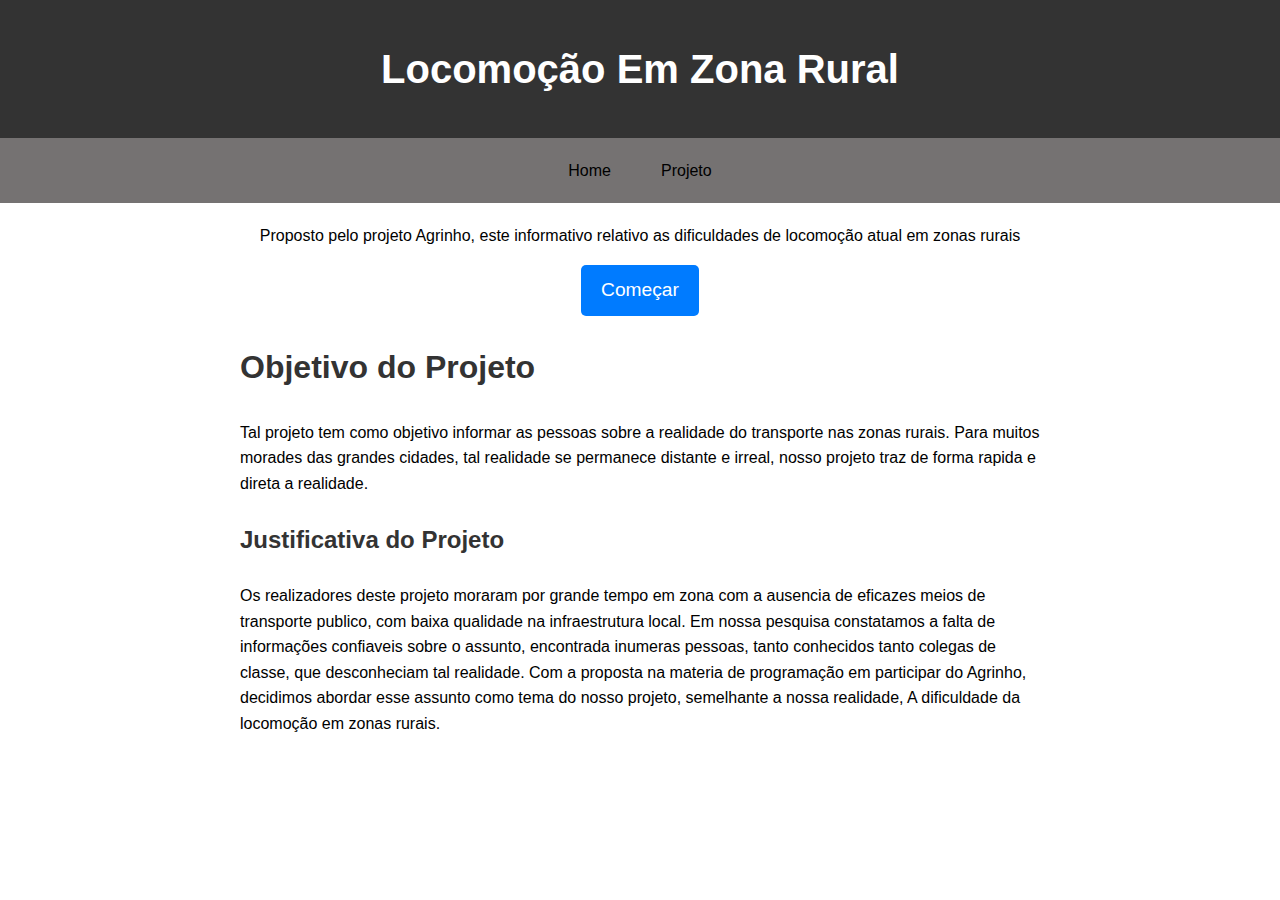
<file: index.html>
<!DOCTYPE html>
<html lang="pt-BR">
<head>
  <meta charset="UTF-8">
  <meta name="viewport" content="width=device-width, initial-scale=1.0">
  <link rel="stylesheet" href="styles.css">
  <title>Projeto</title>
</head>
<body>
  <header>
    <h1>Locomoção Em Zona Rural</h1>
  </header>
  <nav>
    <ul>
      <li><a href="inicio.html">Home</a></li>
      <li>
        <a href="#">Projeto</a>
        <ul>
          <li><a href="inicio.html">Linhas Interpretativas</a></li>
          <li><a href="ruas.html">Destrinchamento estrada</a></li>
          <li><a href="transporte.html">Destrinchamento onibus</a></li>
        </ul>
      </li>
    </ul>
  </nav>
  <div class="container">
    <section class="intro">
      <p>Proposto pelo projeto Agrinho, este informativo relativo as dificuldades de locomoção atual em zonas rurais</p>
      <a href="inicio.html" class="btn-start">Começar</a>
    </section>
    <section>
      <h2>Objetivo do Projeto</h2>
      <p>Tal projeto tem como objetivo informar as pessoas sobre a realidade do transporte nas zonas rurais. Para muitos morades das grandes cidades, tal realidade se permanece distante e irreal, nosso projeto traz de forma rapida e direta a realidade.</p>
    </section>
    <section>
      <h3>Justificativa do Projeto</h3>
      <p>Os realizadores deste projeto moraram por grande tempo em zona com a ausencia de eficazes meios de transporte publico, com baixa qualidade na infraestrutura local. Em nossa pesquisa constatamos a falta de informações confiaveis sobre o assunto, encontrada inumeras pessoas, tanto conhecidos tanto colegas de classe, que desconheciam tal realidade. Com a proposta na materia de programação em participar do Agrinho, decidimos abordar esse assunto como tema do nosso projeto, semelhante a nossa realidade, A dificuldade da locomoção em zonas rurais.</p>
    </section>
  </div>
</body>
</html>
</file>
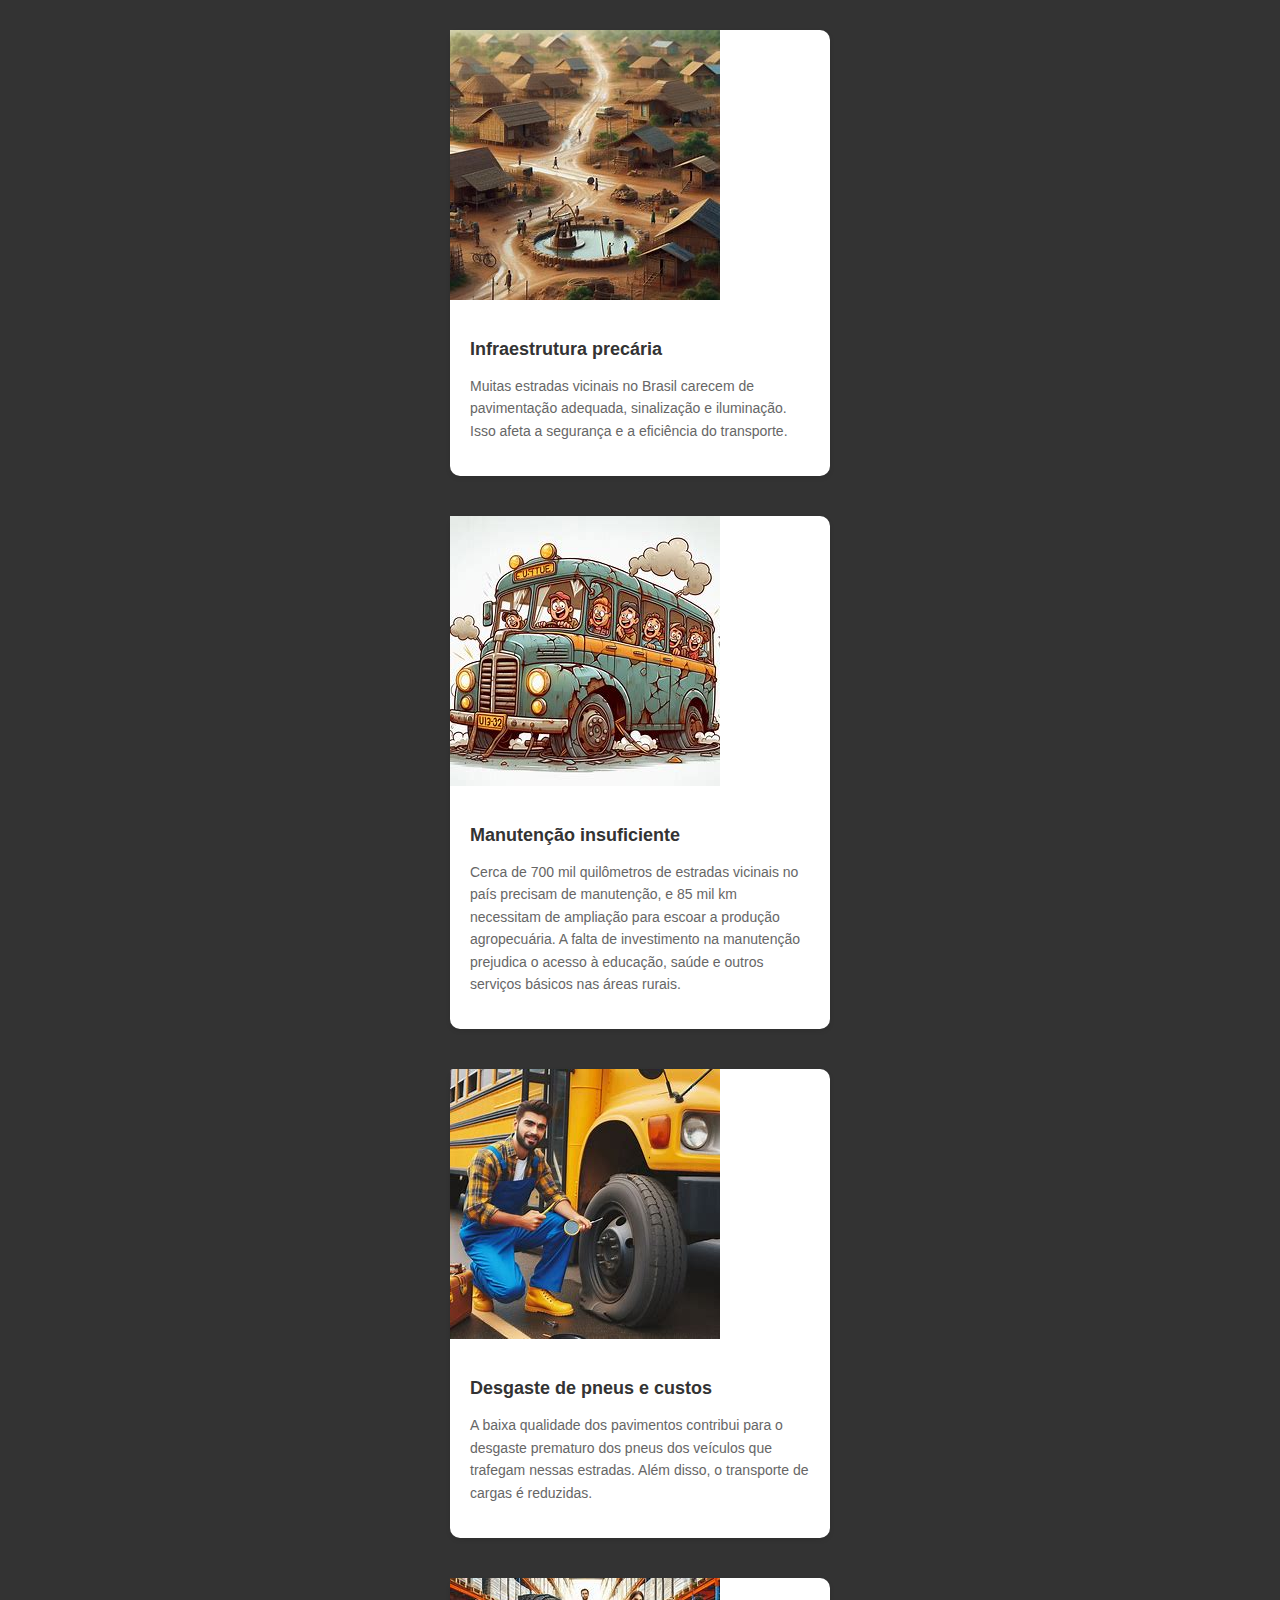
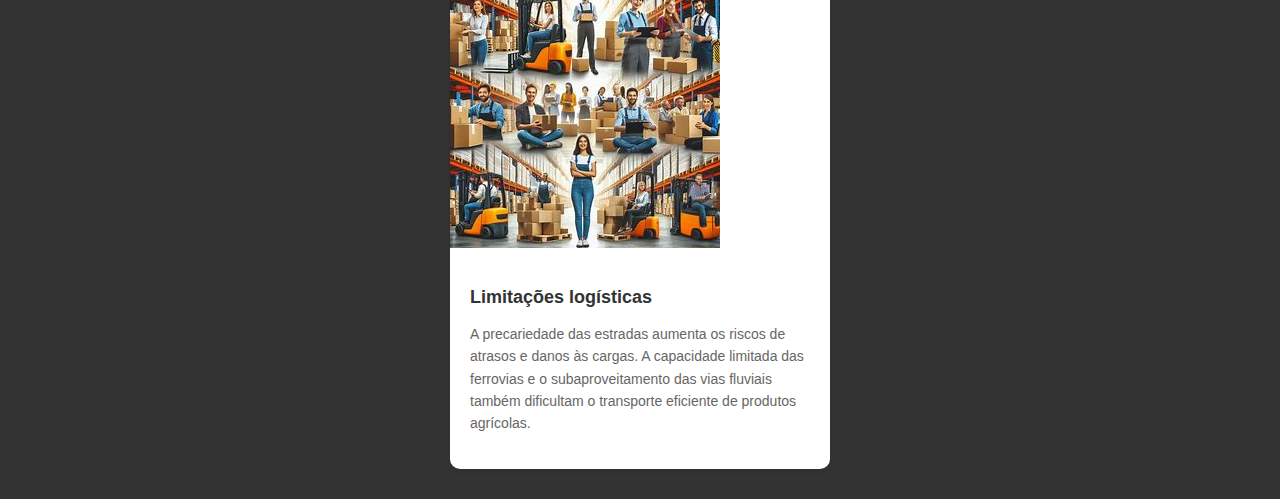
<file: DesafioDaRua.html>
<!DOCTYPE html>
<html lang="pt">
<head>
<meta charset="UTF-8">
<meta name="viewport" content="width=device-width, initial-scale=1.0">
<link rel="stylesheet" href="style.css">
<title>DesaRua</title>
</head>
<body>
     <div class="card-container">
        <!-- Card 1 -->
        <div class="card">
          <img src="InfraLimi.jpg" alt="#">
          <div class="card-content">
            <h2 class="card-title">Infraestrutura precária</h2>
            <p class="card-text">Muitas estradas vicinais no Brasil carecem de pavimentação adequada, sinalização e iluminação. Isso afeta a segurança e a eficiência do transporte.</p>
          </div>
        </div>
        
        <!-- Card 2 -->
        <div class="card">
          <img src="BusBad.jpg" alt="#">
          <div class="card-content">
            <h2 class="card-title">Manutenção insuficiente</h2>
            <p class="card-text">Cerca de 700 mil quilômetros de estradas vicinais no país precisam de manutenção, e 85 mil km necessitam de ampliação para escoar a produção agropecuária. A falta de investimento na manutenção prejudica o acesso à educação, saúde e outros serviços básicos nas áreas rurais.</p>
          </div>
        </div>

        <!-- Card 3 -->
        <div class="card">
          <img src="PneuFurado.jpg" alt="#">
          <div class="card-content">
            <h2 class="card-title">Desgaste de pneus e custos</h2>
            <p class="card-text">A baixa qualidade dos pavimentos contribui para o desgaste prematuro dos pneus dos veículos que trafegam nessas estradas. Além disso, o transporte de cargas é reduzidas.</p>
          </div>
        </div>

        <!-- Card 4 -->
        <div class="card">
          <img src="Logi.jpg" alt="#">
          <div class="card-content">
            <h2 class="card-title">Limitações logísticas</h2>
            <p class="card-text">A precariedade das estradas aumenta os riscos de atrasos e danos às cargas. A capacidade limitada das ferrovias e o subaproveitamento das vias fluviais também dificultam o transporte eficiente de produtos agrícolas.</p>
          </div>
        </div>
      
    </div>
</body>
</html>
</file>
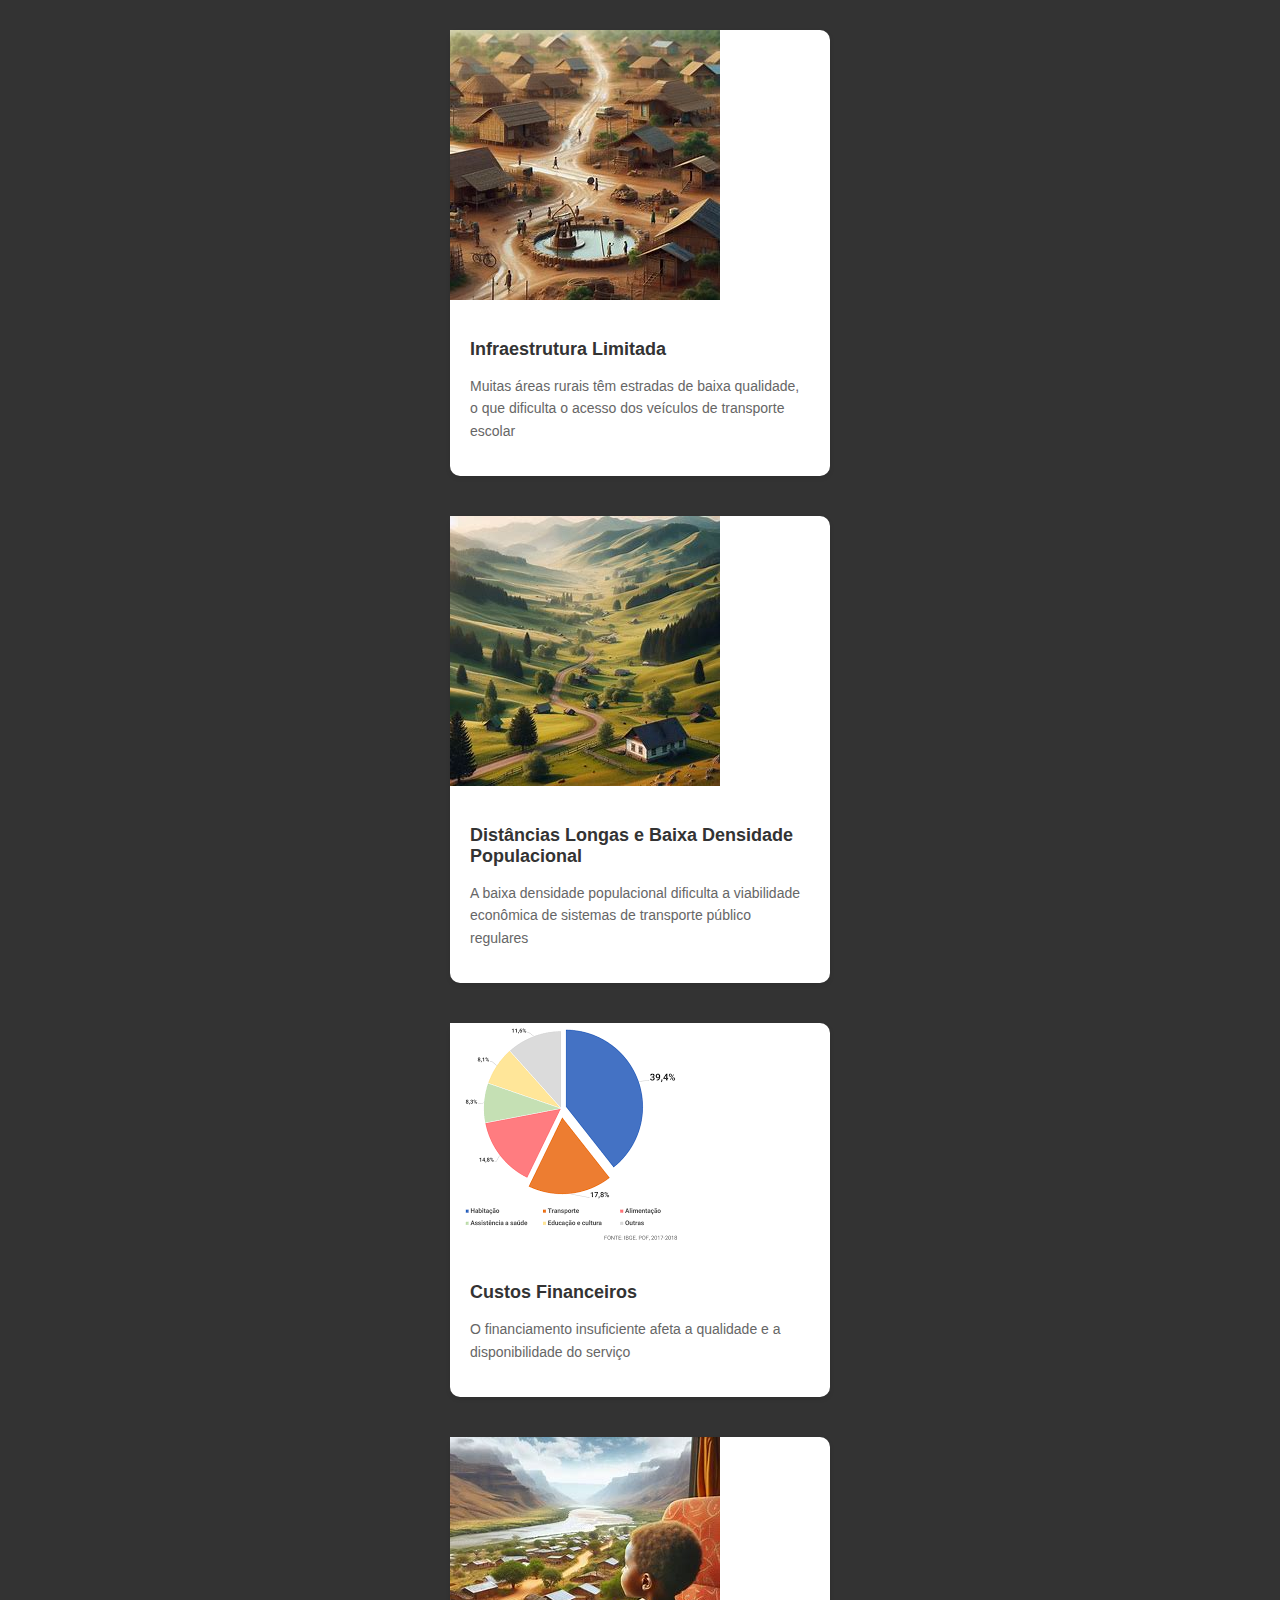
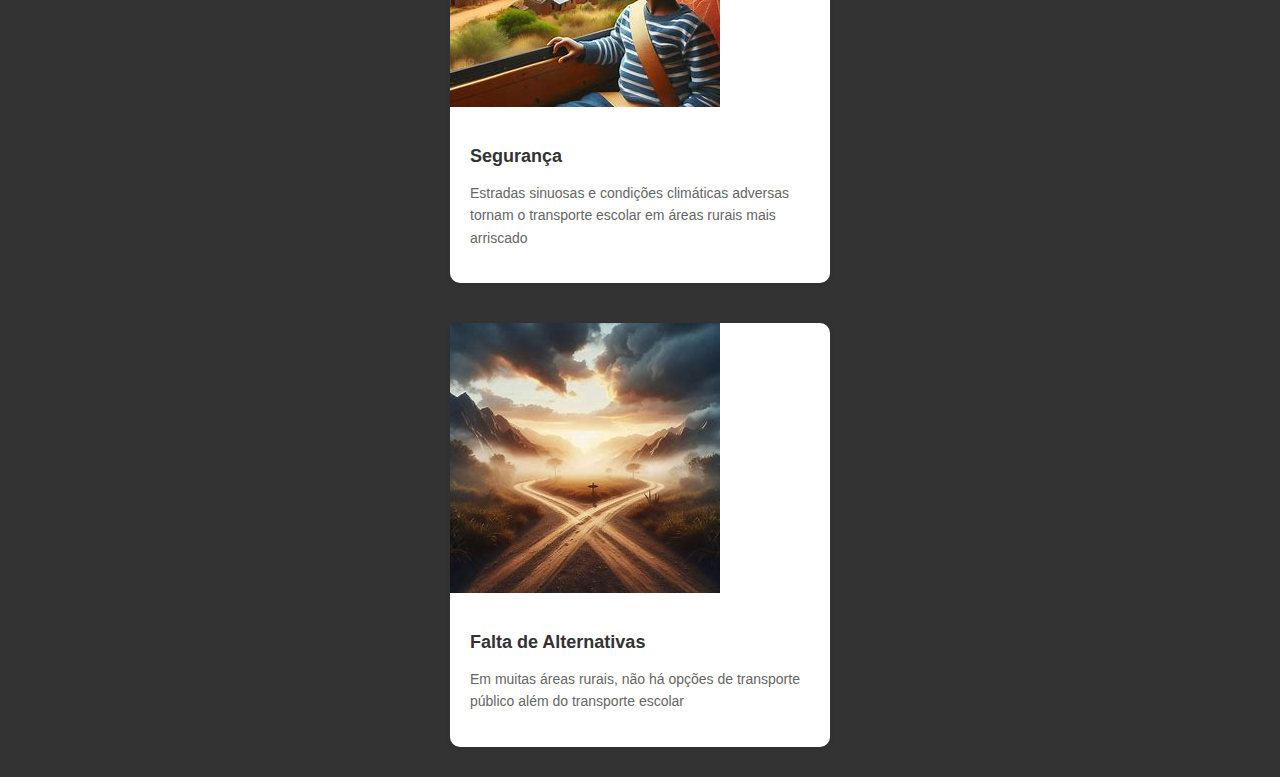
<file: DesafiosDoTransporte.html>
<!DOCTYPE html>
<html lang="pt">
<head>
<meta charset="UTF-8">
<meta name="viewport" content="width=device-width, initial-scale=1.0">
<link rel="stylesheet" href="style.css">
<title>ruas</title>
</head>
<body>
     <div class="card-container">
        <!-- Card 1 -->
        <div class="card">
          <img src="InfraLimi.jpg" alt="#">
          <div class="card-content">
            <h2 class="card-title">Infraestrutura Limitada</h2>
            <p class="card-text">Muitas áreas rurais têm estradas de baixa qualidade, o que dificulta o acesso dos veículos de transporte escolar</p>
          </div>
        </div>
        
        <!-- Card 2 -->
        <div class="card">
          <img src="LongVazio.jpg" alt="#">
          <div class="card-content">
            <h2 class="card-title">Distâncias Longas e Baixa Densidade Populacional</h2>
            <p class="card-text">A baixa densidade populacional dificulta a viabilidade econômica de sistemas de transporte público regulares</p>
          </div>
        </div>

        <!-- Card 3 -->
        <div class="card">
            <img src="Finan.png" alt="#">
            <div class="card-content">
              <h2 class="card-title">Custos Financeiros</h2>
              <p class="card-text">O financiamento insuficiente afeta a qualidade e a disponibilidade do serviço</p>
            </div>
          </div>

          <!-- Card 4 -->
        <div class="card">
            <img src="SegOni.jpg" alt="#">
            <div class="card-content">
              <h2 class="card-title">Segurança</h2>
              <p class="card-text">Estradas sinuosas e condições climáticas adversas tornam o transporte escolar em áreas rurais mais arriscado</p>
            </div>
          </div>

          <!-- Card 5 -->
        <div class="card">
            <img src="fim da linha.jpg" alt="#">
            <div class="card-content">
              <h2 class="card-title">Falta de Alternativas</h2>
              <p class="card-text">Em muitas áreas rurais, não há opções de transporte público além do transporte escolar</p>
            </div>
          </div>
      
    </div>
</body>
</html>
</file>
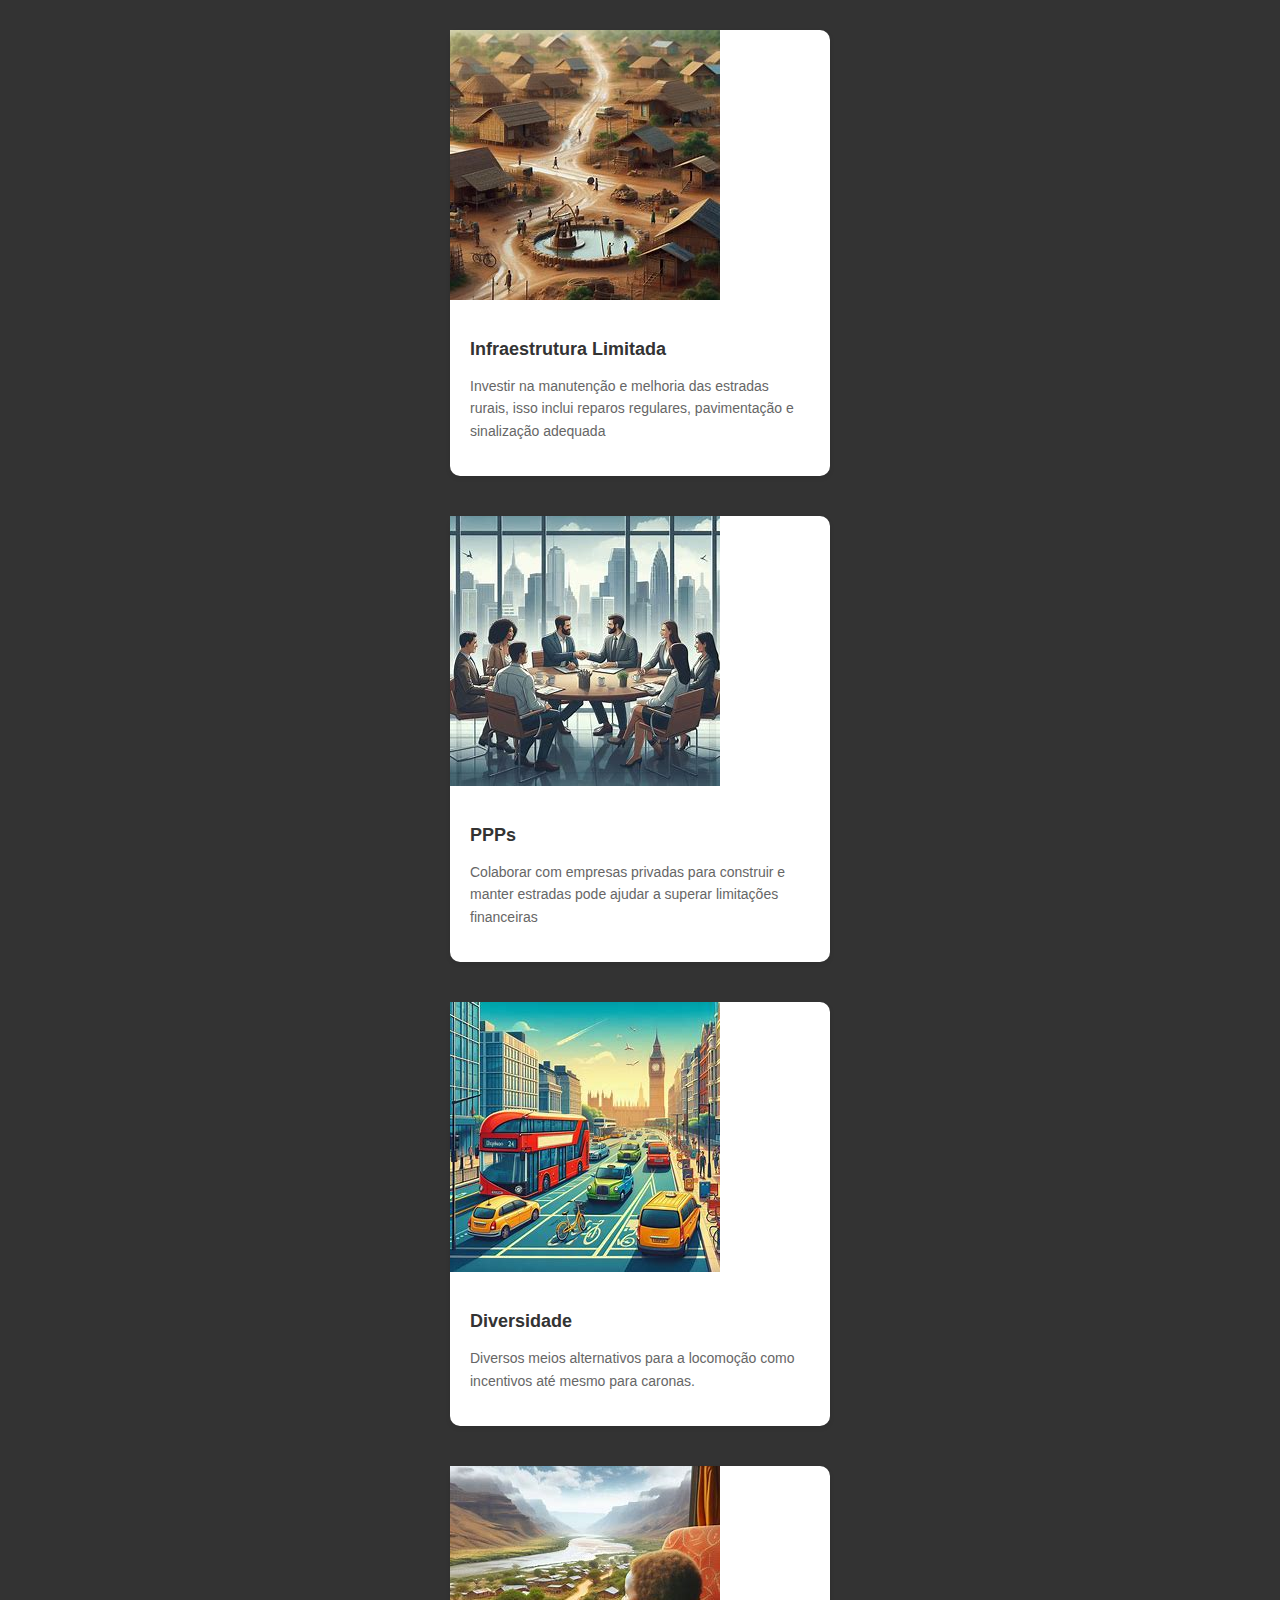
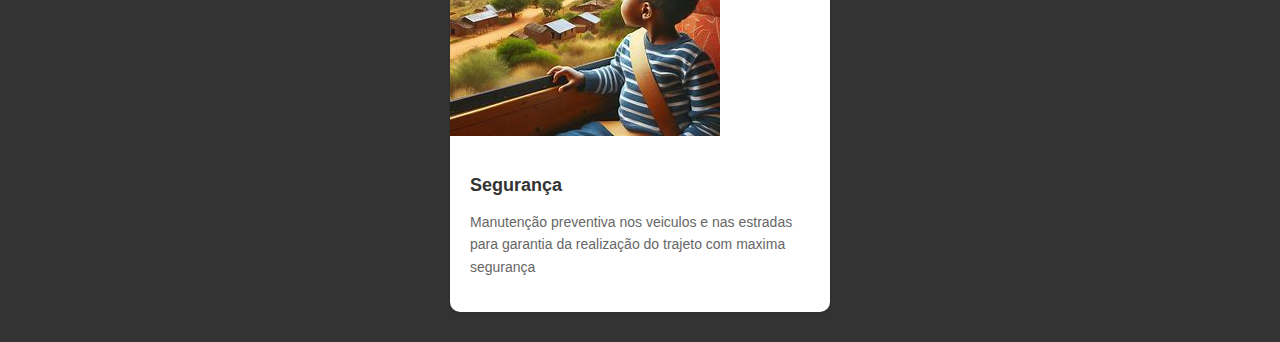
<file: ideal.html>
<!DOCTYPE html>
<html lang="pt">
<head>
<meta charset="UTF-8">
<meta name="viewport" content="width=device-width, initial-scale=1.0">
<link rel="stylesheet" href="style.css">
<title>ruas</title>
</head>
<body>
     <div class="card-container">
        <!-- Card 1 -->
        <div class="card">
          <img src="InfraLimi.jpg" alt="#">
          <div class="card-content">
            <h2 class="card-title">Infraestrutura Limitada</h2>
            <p class="card-text"> Investir na manutenção e melhoria das estradas rurais, isso inclui reparos regulares, pavimentação e sinalização adequada</p>
          </div>
        </div>
        
        <!-- Card 2 -->
        <div class="card">
          <img src="PPPs.jpg" alt="#">
          <div class="card-content">
            <h2 class="card-title"> PPPs</h2>
            <p class="card-text">Colaborar com empresas privadas para construir e manter estradas pode ajudar a superar limitações financeiras</p>
          </div>
        </div>

        <!-- Card 3 -->
        <div class="card">
          <img src="DiversidadeTransporte.jpg" alt="#">
          <div class="card-content">
            <h2 class="card-title">Diversidade</h2>
            <p class="card-text">Diversos meios alternativos para a locomoção como incentivos até mesmo para caronas.</p>
          </div>
        </div>

        <!-- Card 4-->
        <div class="card">
          <img src="SegOni.jpg" alt="#">
          <div class="card-content">
            <h2 class="card-title">Segurança</h2>
            <p class="card-text">Manutenção preventiva nos veiculos e nas estradas para garantia da realização do trajeto com maxima segurança</p>
          </div>
        </div>
      
    </div>
</body>
</html>
</file>
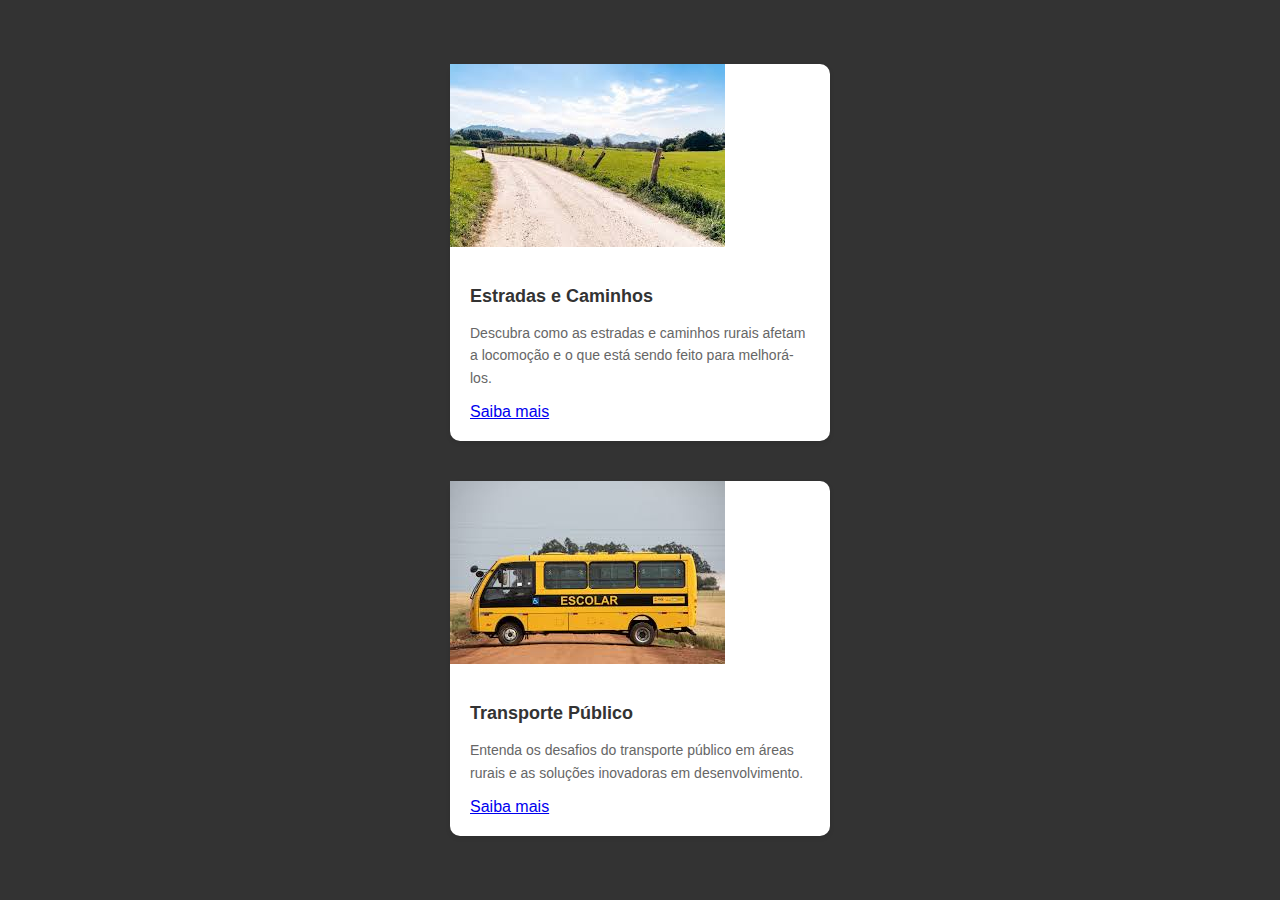
<file: inicio.html>
<!DOCTYPE html>
<html lang="pt">
<head>
<meta charset="UTF-8">
<meta name="viewport" content="width=device-width, initial-scale=1.0">
<link rel="stylesheet" href="style.css">
<title>Locomoção Rural</title>
</head>
<body>

<div class="card-container">
  <!-- Card 1 -->
  <div class="card">
    <img src="estradas.jpg" alt="#">
    <div class="card-content">
      <h2 class="card-title">Estradas e Caminhos</h2>
      <p class="card-text">Descubra como as estradas e caminhos rurais afetam a locomoção e o que está sendo feito para melhorá-los.</p>
      <a href="ruas.html" class="content">Saiba mais</a>
    </div>
  </div>
  
  <!-- Card 2 -->
  <div class="card">
    <img src="transporte.jpg" alt="#">
    <div class="card-content">
      <h2 class="card-title">Transporte Público</h2>
      <p class="card-text">Entenda os desafios do transporte público em áreas rurais e as soluções inovadoras em desenvolvimento.</p>
      <a href="transporte.html" class="content">Saiba mais</a>
    </div>
  </div>
</div>

</body>
</html>
</file>
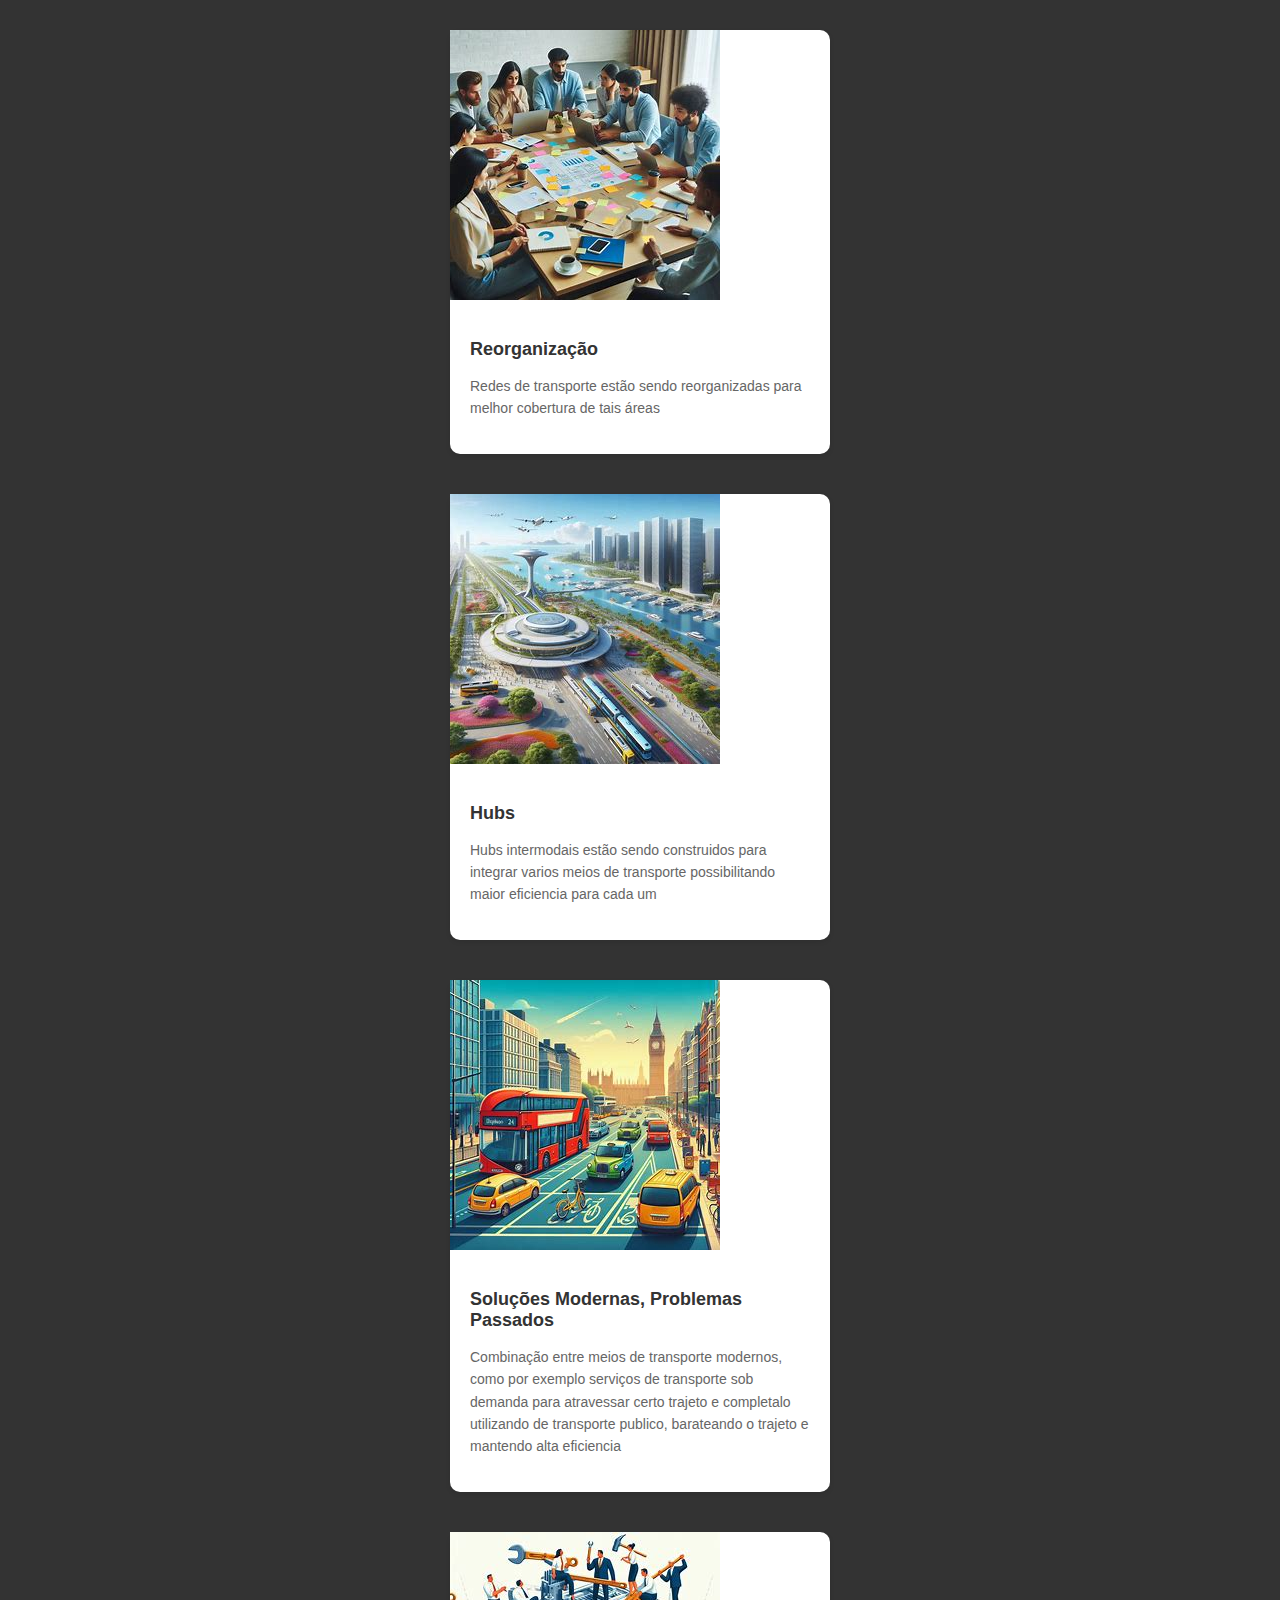
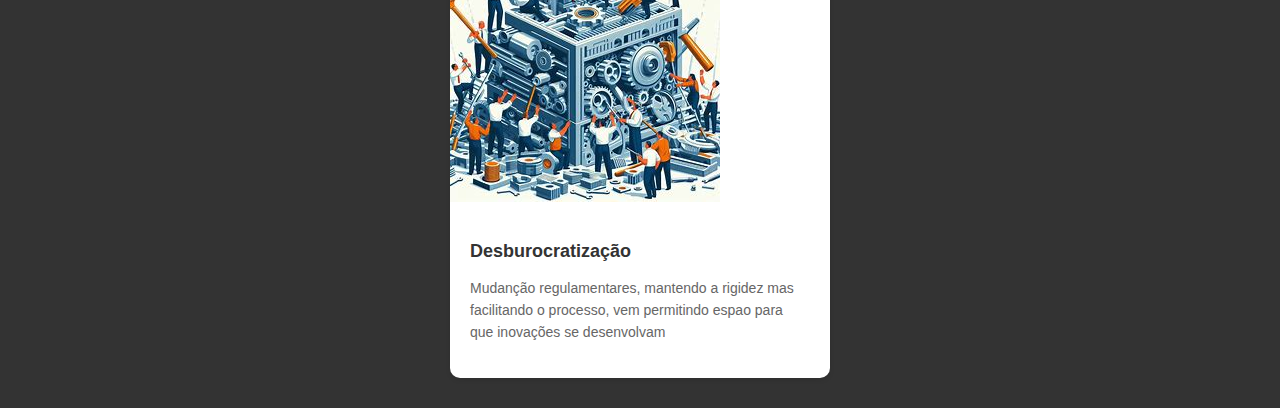
<file: RealBus.html>
<!DOCTYPE html>
<html lang="pt">
<head>
<meta charset="UTF-8">
<meta name="viewport" content="width=device-width, initial-scale=1.0">
<link rel="stylesheet" href="style.css">
<title>ruas</title>
</head>
<body>
     <div class="card-container">
        <!-- Card 1 -->
        <div class="card">
          <img src="reorgui.jpg" alt="#">
          <div class="card-content">
            <h2 class="card-title">Reorganização</h2>
            <p class="card-text">Redes de transporte estão sendo reorganizadas para melhor cobertura de tais áreas</p>
          </div>
        </div>
        
        <!-- Card 2 -->
        <div class="card">
          <img src="HUB.jpg" alt="#">
          <div class="card-content">
            <h2 class="card-title">Hubs</h2>
            <p class="card-text">Hubs intermodais estão sendo construidos para integrar varios meios de transporte possibilitando maior eficiencia para cada um</p>
          </div>
        </div>

        <!-- Card 3 -->
        <div class="card">
          <img src="DiversidadeTransporte.jpg" alt="#">
          <div class="card-content">
            <h2 class="card-title">Soluções Modernas, Problemas Passados</h2>
            <p class="card-text">Combinação entre meios de transporte modernos, como por exemplo serviços de transporte sob demanda para atravessar certo trajeto e completalo utilizando de transporte publico, barateando o trajeto e mantendo alta eficiencia</p>
          </div>
        </div>

        <!-- Card 4 -->
        <div class="card">
          <img src="Desburro.jpeg" alt="#">
          <div class="card-content">
            <h2 class="card-title">Desburocratização</h2>
            <p class="card-text">Mudanção regulamentares, mantendo a rigidez mas facilitando o processo, vem permitindo espao para que inovações se desenvolvam</p>
          </div>
        </div>
      
    </div>
</body>
</html>
</file>
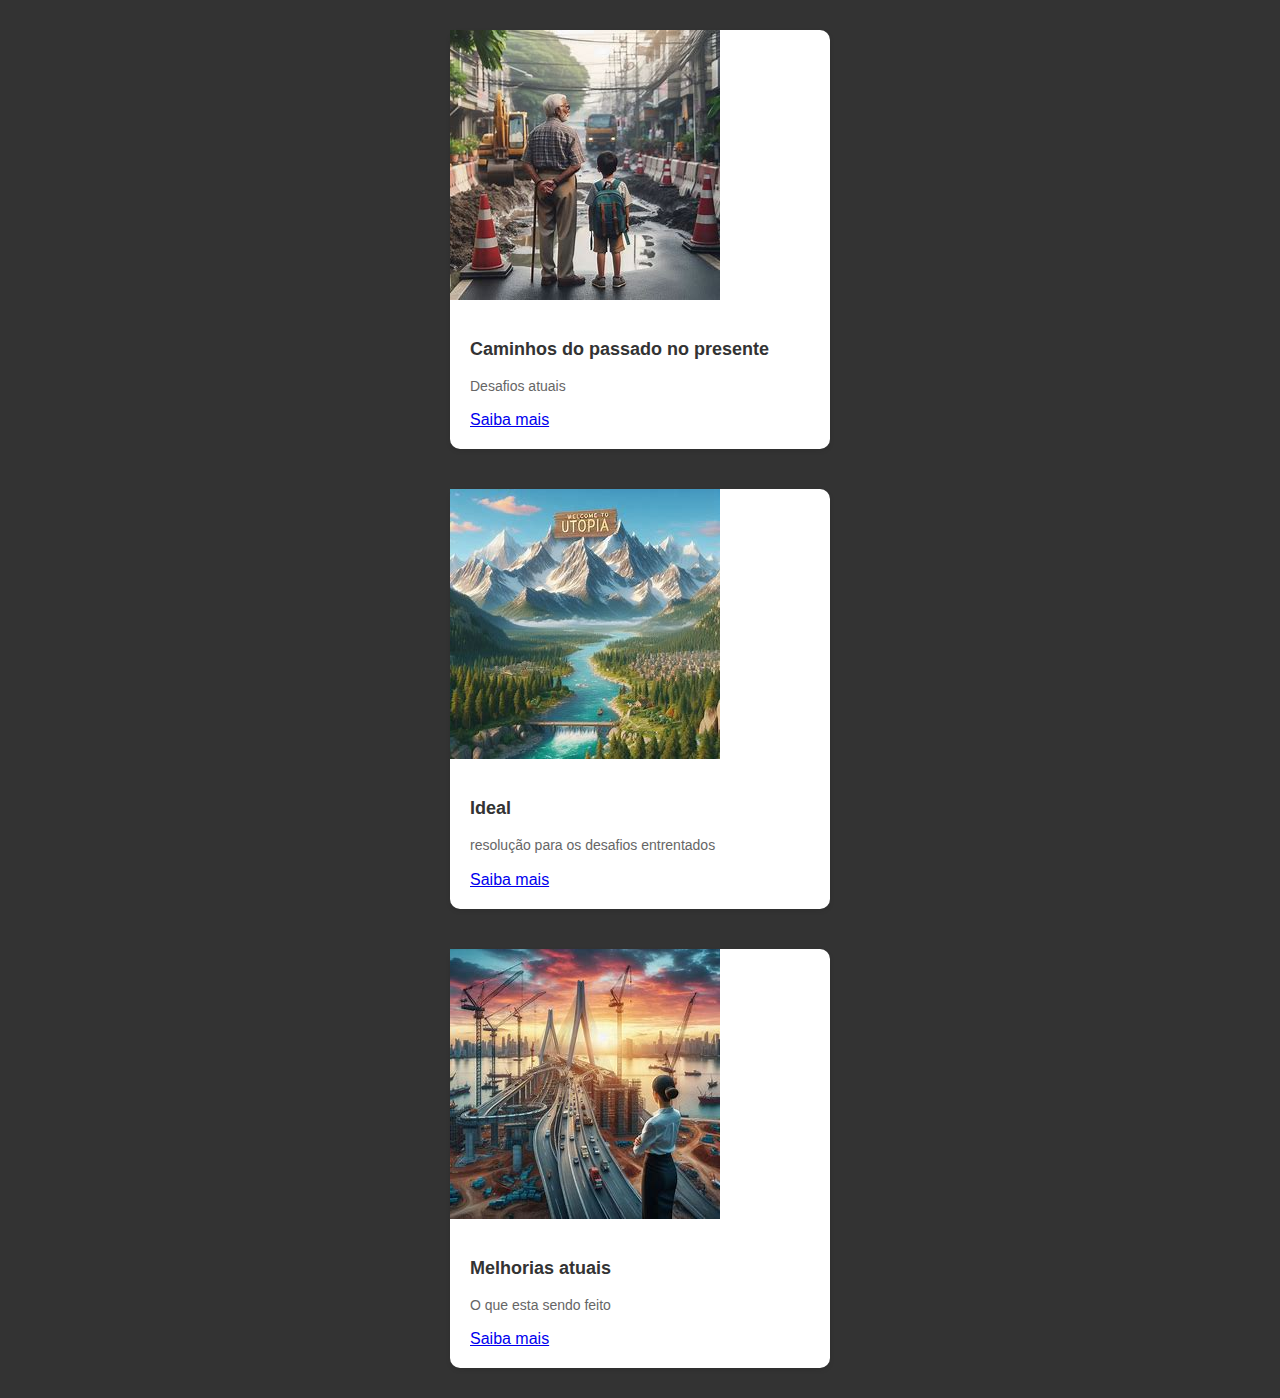
<file: ruas.html>
<!DOCTYPE html>
<html lang="pt">
<head>
<meta charset="UTF-8">
<meta name="viewport" content="width=device-width, initial-scale=1.0">
<link rel="stylesheet" href="style.css">
<title>Destrinchamento</title>
</head>
  <body>
       <div class="card-container">
          <!-- Card 1 -->
          <div class="card">
            <img src="PassadoNoPresente.jpg" alt="#">
            <div class="card-content">
              <h2 class="card-title">Caminhos do passado no presente</h2>
              <p class="card-text">Desafios atuais</p>
              <a href="DesafioDaRua.html" class="#">Saiba mais</a>
            </div>
          </div>
          
          <!-- Card 2 -->
          <div class="card">
            <img src="UTOPIA.jpg" alt="#">
            <div class="card-content">
              <h2 class="card-title">Ideal</h2>
              <p class="card-text">resolução para os desafios entrentados</p>
              <a href="#" class="#">Saiba mais</a>
            </div>
          </div>
          
          <!-- Card 3 -->
          <div class="card">
            <img src="ConstructionFuture.jpg" alt="#">
            <div class="card-content">
              <h2 class="card-title">Melhorias atuais</h2>
              <p class="card-text">O que esta sendo feito</p>
              <a href="#" class="#">Saiba mais</a>
            </div>
          </div>


        
      </div>
  </body>
  </html>
</file>
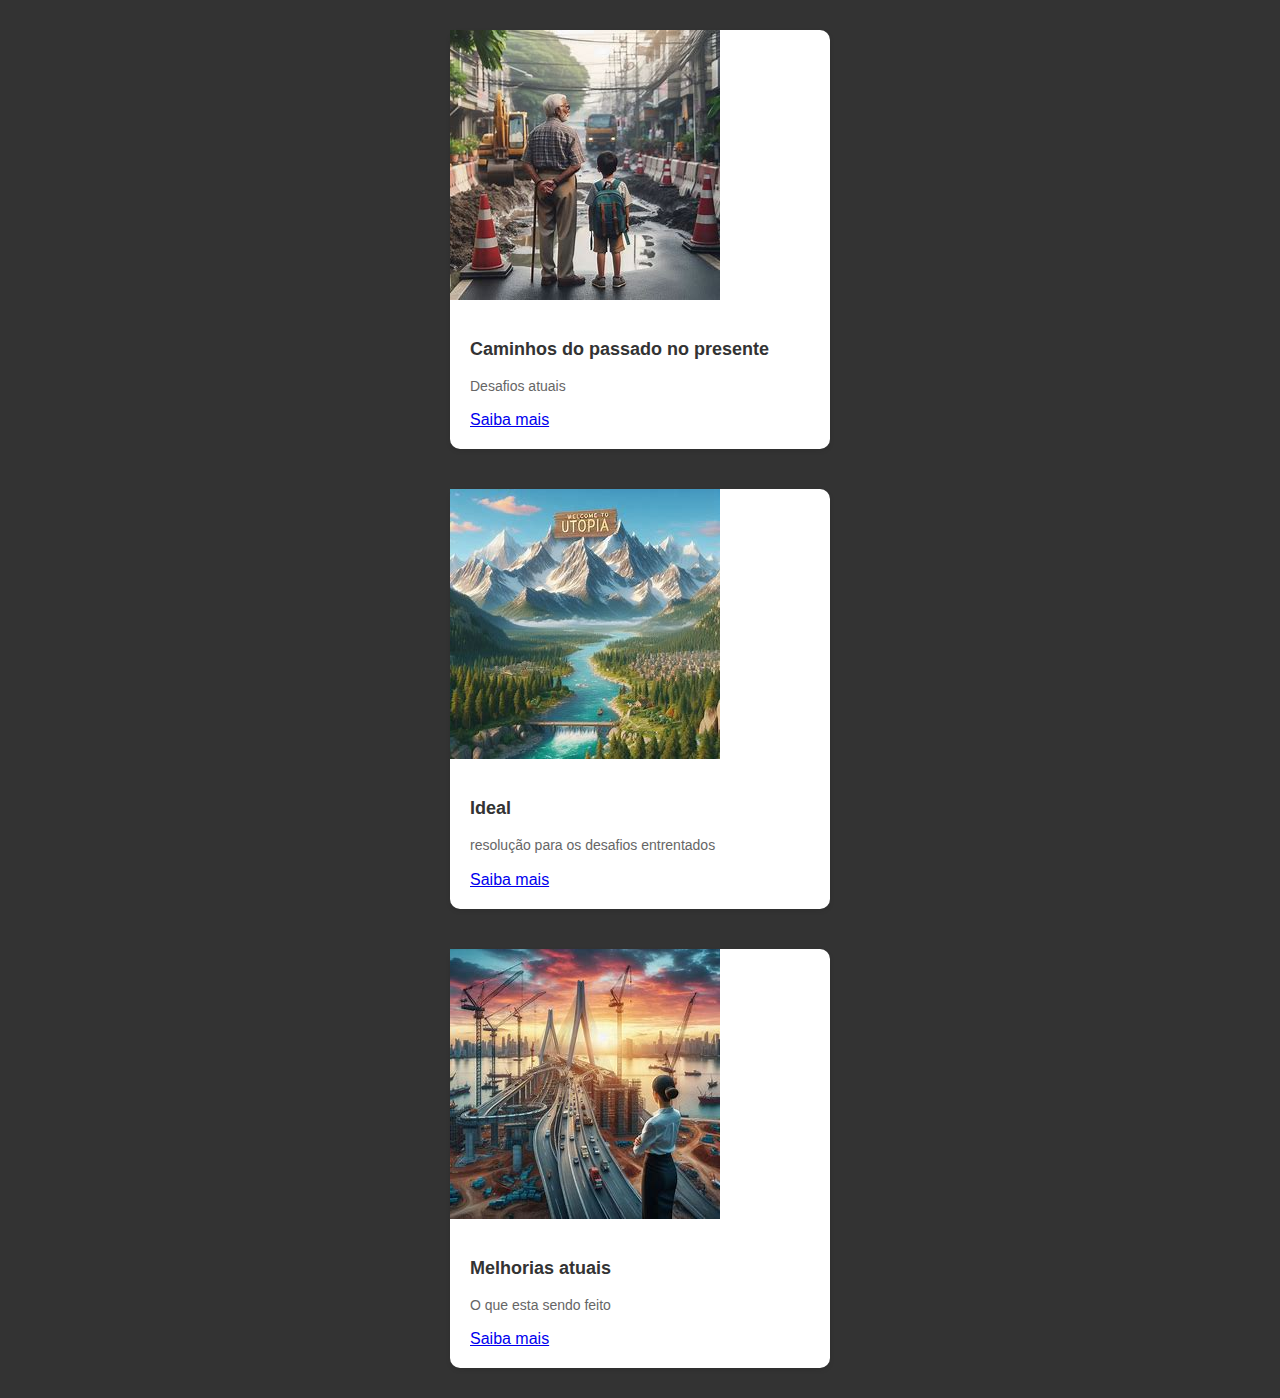
<file: transporte.html>
<!DOCTYPE html>
<html lang="pt">
<head>
<meta charset="UTF-8">
<meta name="viewport" content="width=device-width, initial-scale=1.0">
<link rel="stylesheet" href="style.css">
<title>Transporte Público Rural</title>
</head>
  <body>
       <div class="card-container">
          <!-- Card 1 -->
          <div class="card">
            <img src="PassadoNoPresente.jpg" alt="#">
            <div class="card-content">
              <h2 class="card-title">Caminhos do passado no presente</h2>
              <p class="card-text">Desafios atuais</p>
              <a href="DesafiosDoTransporte.html" class="#">Saiba mais</a>
            </div>
          </div>
          
          <!-- Card 2 -->
          <div class="card">
            <img src="UTOPIA.jpg" alt="#">
            <div class="card-content">
              <h2 class="card-title">Ideal</h2>
              <p class="card-text">resolução para os desafios entrentados</p>
              <a href="ideal.html" class="#">Saiba mais</a>
            </div>
          </div>
          
          <!-- Card 3 -->
          <div class="card">
            <img src="ConstructionFuture.jpg" alt="#">
            <div class="card-content">
              <h2 class="card-title">Melhorias atuais</h2>
              <p class="card-text">O que esta sendo feito</p>
              <a href="RealBus.html" class="#">Saiba mais</a>
            </div>
          </div>


        
      </div>
  </body>
  </html>
</file>
<file: styles.css>
body {
    font-family: Arial, sans-serif;
    margin: 0;
    padding: 0;
    line-height: 1.6;
  }
  header {
    background-color: #333;
    color: #fff;
    text-align: center;
    padding: 10px 0;
  }
  .container {
    max-width: 800px;
    margin: 20px auto;
    padding: 0 20px;
  }
  h1 {
    font-size: 2.5rem;
    color: #ffffff;
  }
  h2 {
    font-size: 2rem;
    color: #333;
  }
  h3 {
    font-size: 1.5rem;
    color: #333;
  }
  nav {
    background-color: #757272;
    padding: 10px 0;
    text-align: center;
  }
  nav ul {
    list-style-type: none;
    margin: 0;
    padding: 0;
    display: flex;
    justify-content: center;
  }
  nav ul li {
    margin: 0 10px;
    position: relative;
  }
  nav ul li a {
    color: #000000;
    text-decoration: none;
    padding: 10px 15px;
    display: block;
  }
  nav ul li:hover > ul {
    display: block;
  }
  nav ul ul {
    display: none;
    position: absolute;
    background-color: #f1f1f1;
    box-shadow: 0px 8px 16px 0px rgba(0,0,0,0.2);
  }
  nav ul ul li {
    width: 100%;
  }
  .intro {
    text-align: center;
    margin: 20px 0;
  }
  .btn-start {
    display: inline-block;
    padding: 10px 20px;
    background-color: #007bff;
    color: #fff;
    text-decoration: none;
    border-radius: 5px;
    font-size: 1.2rem;
    transition: background-color 0.3s ease;
  }
  .btn-start:hover {
    background-color: #0056b3;
  }

  /* Responsividade */
  @media (max-width: 768px) {
    .container {
      padding: 0 10px;
    }
    h1 {
      font-size: 2rem;
    }
    h2 {
      font-size: 1.8rem;
    }
    h3 {
      font-size: 1.4rem;
    }
    nav ul {
      flex-direction: column;
    }
    nav ul li {
      margin: 10px 0;
    }
    nav ul ul {
      position: static;
      display: none;
      margin-top: 10px;
      box-shadow: none;
    }
    .btn-start {
      font-size: 1rem;
    }
  }
</file>
<file: style.css>
body {
  font-family: 'Arial', sans-serif;
  margin: 0;
  padding: 0;
  display: flex;
  justify-content: center;
  align-items: center;
  min-height: 100vh;
  background-color: #333;
}

.card-container {
  display: flex;
  flex-wrap: wrap;
  justify-content: center;
  gap: 20px;
  max-width: 800px;
  padding: 20px;
}

.card {
  background-color: #fff;
  border-radius: 10px;
  box-shadow: 0 2px 5px rgba(0, 0, 0, 0.1);
  width: calc(50% - 20px);
  margin: 10px;
  transition: transform 0.3s ease;
  max-width: 800px; 
}

.card:hover {
  transform: translateY(-5px);
}

@media (max-width: 800px) {
  .card {
    width: 100%;
    max-width: 100%; 
    margin: 10px 0; 
  }

  .card-content {
    padding: 15px; 
  }

  .card-title {
    font-size: 18px; 
    margin-bottom: 10px; 
  }

  .card-text {
    font-size: 15px; 
  }
}

.card-image {
  overflow: hidden;
  border-radius: 10px 10px 0 0;
}

.card-image img {
  max-width: 100%;
  height: auto;
  object-fit: cover;
  max-height: 200px; 
}

.card-content {
  padding: 20px;
}

.card-title {
  font-size: 18px;
  color: #333;
  margin-bottom: 15px;
}

.card-text {
  font-size: 14px;
  color: #666;
  line-height: 1.6;
}

.card-link {
  display: block;
  text-align: center;
  margin-top: 15px;
  text-decoration: none;
  color: #007bff;
  font-weight: bold;
}
</file>
